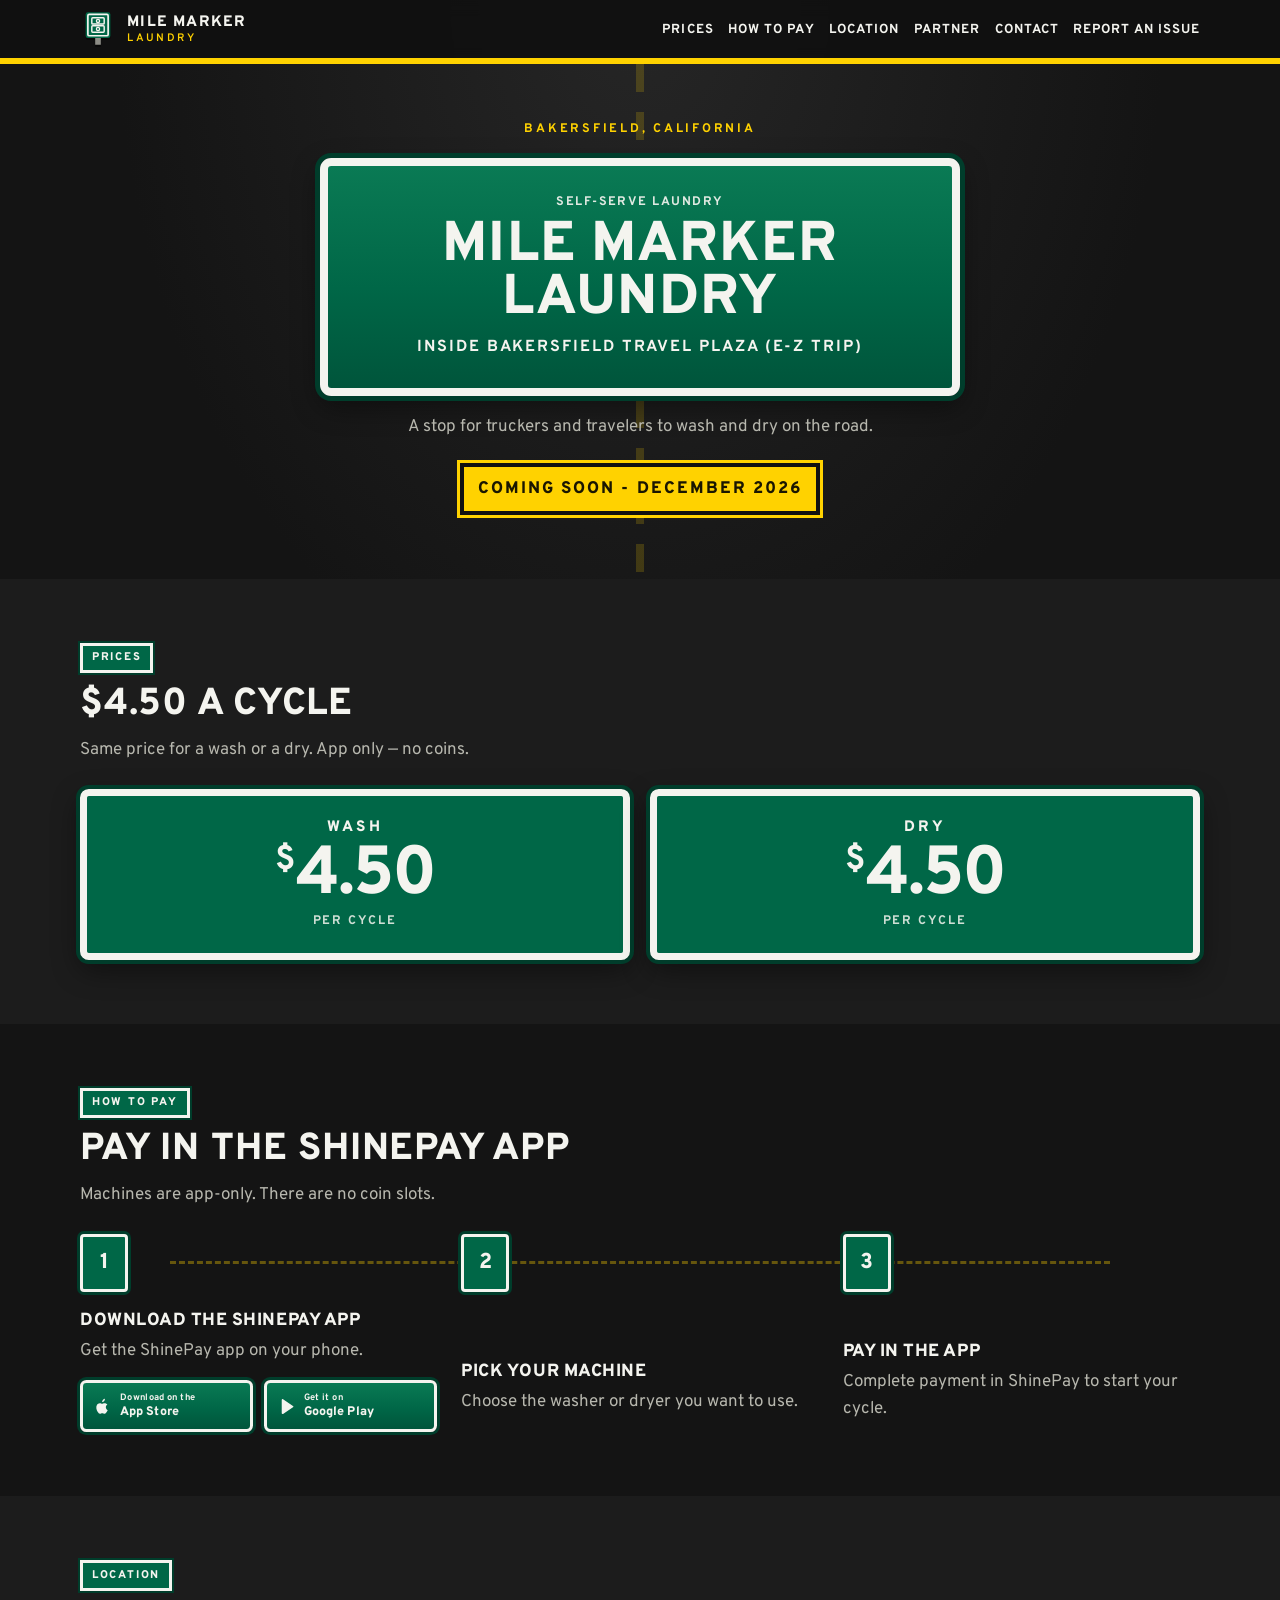
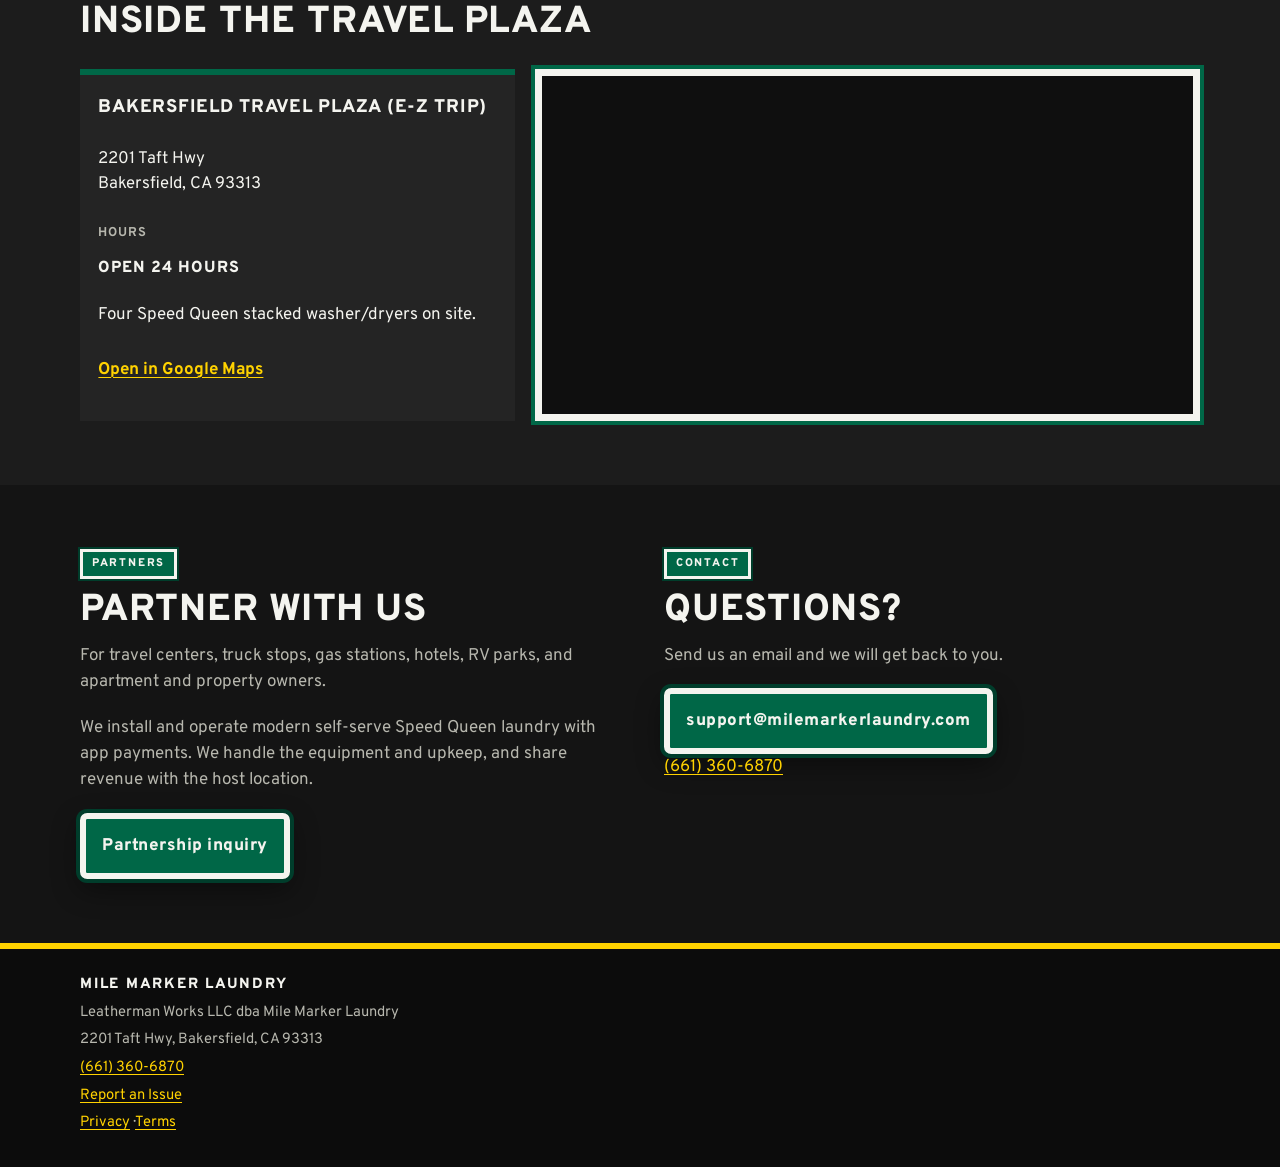
<file: index.html>
<!DOCTYPE html>
<html lang="en">
<head>
  <meta charset="utf-8">
  <meta name="viewport" content="width=device-width, initial-scale=1">
  <title>Mile Marker Laundry | Self-Serve Laundry in Bakersfield, CA</title>
  <meta name="description" content="Self-serve laundry inside Bakersfield Travel Plaza (E-Z Trip) at 2201 Taft Hwy, Bakersfield, CA 93313. Four Speed Queen stacked washer/dryers. Pay in the ShinePay app. $4.50 wash, $4.50 dry. Coming Soon - December 2026.">
  <meta name="robots" content="index, follow">
  <link rel="canonical" href="https://milemarkerlaundry.com/">
  <link rel="icon" href="favicon.svg" type="image/svg+xml">
  <meta name="theme-color" content="#006747">
  <meta name="author" content="Leatherman Works LLC">
  <meta property="og:type" content="website">
  <meta property="og:locale" content="en_US">
  <meta property="og:url" content="https://milemarkerlaundry.com/">
  <meta property="og:title" content="Mile Marker Laundry | Self-Serve Laundry in Bakersfield, CA">
  <meta property="og:description" content="Self-serve laundry inside Bakersfield Travel Plaza (E-Z Trip) at 2201 Taft Hwy, Bakersfield, CA 93313. Four Speed Queen stacked washer/dryers. Pay in the ShinePay app. $4.50 wash, $4.50 dry. Coming Soon - December 2026.">
  <meta property="og:site_name" content="Mile Marker Laundry">
  <meta name="twitter:card" content="summary">
  <meta name="twitter:title" content="Mile Marker Laundry | Self-Serve Laundry in Bakersfield, CA">
  <meta name="twitter:description" content="Self-serve laundry inside Bakersfield Travel Plaza (E-Z Trip), Bakersfield, CA. Pay in the ShinePay app. $4.50 wash, $4.50 dry. Coming Soon - December 2026.">
  <link rel="stylesheet" href="styles.css">
  <script type="application/ld+json">
  {
    "@context": "https://schema.org",
    "@type": "DryCleaningOrLaundry",
    "name": "Mile Marker Laundry",
    "legalName": "Leatherman Works LLC",
    "url": "https://milemarkerlaundry.com/",
    "email": "partnerships@milemarkerlaundry.com",
    "description": "Self-serve laundry inside Bakersfield Travel Plaza (E-Z Trip) at 2201 Taft Hwy, Bakersfield, CA 93313. Four Speed Queen stacked washer/dryers. Pay in the ShinePay app. $4.50 per wash and $4.50 per dry. Coming Soon - December 2026.",
    "address": {
      "@type": "PostalAddress",
      "streetAddress": "2201 Taft Hwy",
      "addressLocality": "Bakersfield",
      "addressRegion": "CA",
      "postalCode": "93313",
      "addressCountry": "US"
    },
    "containedInPlace": {
      "@type": "Place",
      "name": "Bakersfield Travel Plaza (E-Z Trip)"
    },
    "priceRange": "$4.50",
    "paymentAccepted": "ShinePay",
    "currenciesAccepted": "USD",
    "openingHoursSpecification": {
      "@type": "OpeningHoursSpecification",
      "dayOfWeek": [
        "Monday",
        "Tuesday",
        "Wednesday",
        "Thursday",
        "Friday",
        "Saturday",
        "Sunday"
      ],
      "opens": "00:00",
      "closes": "00:00"
    }
  }
  </script>
</head>
<body id="top">
  <a class="skip-link" href="#main">Skip to content</a>

  <header class="site-header">
    <div class="wrap header-inner">
      <a class="logo" href="#top">
        <span class="logo-mark" aria-hidden="true">
          <svg viewBox="0 0 32 32" width="36" height="36" focusable="false">
            <rect x="13.5" y="23" width="5" height="7" fill="#8d8d86"/>
            <rect x="5" y="1" width="22" height="23" rx="2" fill="#006747"/>
            <rect x="7" y="3" width="18" height="19" rx="1.2" fill="none" stroke="#F4F4EF" stroke-width="1.5"/>
            <rect x="10.5" y="6" width="11" height="5.6" rx="0.8" fill="none" stroke="#F4F4EF" stroke-width="1.3"/>
            <circle cx="16" cy="8.8" r="1.4" fill="none" stroke="#F4F4EF" stroke-width="1.2"/>
            <rect x="10.5" y="13.2" width="11" height="5.6" rx="0.8" fill="none" stroke="#F4F4EF" stroke-width="1.3"/>
            <circle cx="16" cy="16" r="1.4" fill="none" stroke="#F4F4EF" stroke-width="1.2"/>
          </svg>
        </span>
        <span class="logo-word">
          <span class="logo-name">Mile Marker</span>
          <span class="logo-sub">Laundry</span>
        </span>
      </a>
      <nav aria-label="Primary">
        <ul class="nav-list">
          <li><a href="#prices">Prices</a></li>
          <li><a href="#pay">How to pay</a></li>
          <li><a href="#location">Location</a></li>
          <li><a href="#partner">Partner</a></li>
          <li><a href="#contact">Contact</a></li>
          <li><a href="/support/">Report an Issue</a></li>
        </ul>
      </nav>
    </div>
  </header>

  <main id="main">
    <section class="hero" aria-labelledby="hero-title">
      <div class="wrap hero-inner">
        <p class="hero-kicker">Bakersfield, California</p>
        <div class="guide-sign">
          <p class="guide-eyebrow">Self-serve laundry</p>
          <h1 id="hero-title">Mile Marker Laundry</h1>
          <p class="guide-destination">Inside Bakersfield Travel Plaza (<span class="nowrap">E-Z Trip</span>)</p>
        </div>
        <p class="hero-lede">A stop for truckers and travelers to wash and dry on the road.</p>
        <p class="opening-plaque">Coming Soon - December 2026</p>
      </div>
    </section>

    <section id="prices" class="section section-prices" aria-labelledby="prices-title">
      <div class="wrap">
        <header class="section-head">
          <p class="sign-chip">Prices</p>
          <h2 id="prices-title">$4.50 a cycle</h2>
          <p>Same price for a wash or a dry. App only — no coins.</p>
        </header>
        <div class="price-grid">
          <article class="rate-sign">
            <h3>Wash</h3>
            <p class="rate"><span class="currency">$</span>4.50</p>
            <p class="rate-note">per cycle</p>
          </article>
          <article class="rate-sign">
            <h3>Dry</h3>
            <p class="rate"><span class="currency">$</span>4.50</p>
            <p class="rate-note">per cycle</p>
          </article>
        </div>
      </div>
    </section>

    <section id="pay" class="section section-pay" aria-labelledby="pay-title">
      <div class="wrap">
        <header class="section-head">
          <p class="sign-chip">How to pay</p>
          <h2 id="pay-title">Pay in the ShinePay app</h2>
          <p>Machines are app-only. There are no coin slots.</p>
        </header>
        <ol class="pay-steps">
          <li>
            <span class="milepost" aria-hidden="true">1</span>
            <h3>Download the ShinePay app</h3>
            <p>Get the ShinePay app on your phone.</p>
            <div class="store-downloads">
              <a class="store-btn" href="https://apps.apple.com/us/app/shinepay/id1265933218" target="_blank" rel="noopener">
                <svg class="store-btn-icon" viewBox="0 0 24 24" aria-hidden="true" focusable="false">
                  <path fill="currentColor" d="M16.37 12.72c.02 2.18 1.91 2.9 1.93 2.91-.02.05-.3 1.03-1 2.04-.6.88-1.23 1.75-2.21 1.77-.97.02-1.28-.57-2.39-.57s-1.46.55-2.38.59c-.95.04-1.67-.95-2.28-1.82-1.24-1.8-2.19-5.08-.91-7.3.63-1.1 1.76-1.8 2.99-1.82.93-.02 1.81.63 2.39.63.58 0 1.66-.78 2.8-.66.48.02 1.82.19 2.68 1.45-.07.04-1.6.93-1.62 2.78zM14.7 6.3c.5-.61.84-1.46.75-2.3-.72.03-1.6.48-2.12 1.09-.46.54-.87 1.4-.76 2.23.81.06 1.64-.41 2.13-1.02z"/>
                </svg>
                <span class="store-btn-label">
                  <span class="store-btn-kicker">Download on the</span>
                  <span class="store-btn-name">App Store</span>
                </span>
              </a>
              <a class="store-btn" href="https://play.google.com/store/apps/details?id=com.shine.shineapp" target="_blank" rel="noopener">
                <svg class="store-btn-icon" viewBox="0 0 24 24" aria-hidden="true" focusable="false">
                  <path fill="currentColor" d="M8 5.14v13.72c0 .7.78 1.12 1.37.74l10.26-6.86a.86.86 0 0 0 0-1.48L9.37 4.4C8.78 4.02 8 4.44 8 5.14z"/>
                </svg>
                <span class="store-btn-label">
                  <span class="store-btn-kicker">Get it on</span>
                  <span class="store-btn-name">Google Play</span>
                </span>
              </a>
            </div>
          </li>
          <li>
            <span class="milepost" aria-hidden="true">2</span>
            <h3>Pick your machine</h3>
            <p>Choose the washer or dryer you want to use.</p>
          </li>
          <li>
            <span class="milepost" aria-hidden="true">3</span>
            <h3>Pay in the app</h3>
            <p>Complete payment in ShinePay to start your cycle.</p>
          </li>
        </ol>
      </div>
    </section>

    <section id="location" class="section section-location" aria-labelledby="location-title">
      <div class="wrap">
        <header class="section-head">
          <p class="sign-chip">Location</p>
          <h2 id="location-title">Inside the travel plaza</h2>
        </header>
        <div class="location-grid">
          <div class="location-card">
            <h3>Bakersfield Travel Plaza (E-Z Trip)</h3>
            <address>
              2201 Taft Hwy<br>
              Bakersfield, CA 93313
            </address>
            <p class="hours">
              Hours<br>
              <span class="hours-value">Open 24 Hours</span>
            </p>
            <p class="equipment">Four Speed Queen stacked washer/dryers on site.</p>
            <p>
              <a class="map-link" href="https://www.google.com/maps/search/?api=1&amp;query=2201+Taft+Hwy,+Bakersfield,+CA+93313" target="_blank" rel="noopener noreferrer">Open in Google Maps</a>
            </p>
          </div>
          <div class="map-frame">
            <iframe
              title="Map of Mile Marker Laundry at 2201 Taft Hwy, Bakersfield, CA 93313"
              src="https://www.google.com/maps/embed?origin=mfe&amp;pb=!1m3!2m1!1s2201+Taft+Hwy,+Bakersfield,+CA+93313!6i15"
              loading="eager"
              referrerpolicy="no-referrer-when-downgrade"
              allowfullscreen>
            </iframe>
          </div>
        </div>
      </div>
    </section>

    <div class="section section-reach">
      <div class="wrap reach-grid">
        <section id="partner" aria-labelledby="partner-title">
          <header class="section-head">
            <p class="sign-chip">Partners</p>
            <h2 id="partner-title">Partner with us</h2>
            <p>For travel centers, truck stops, gas stations, hotels, RV parks, and apartment and property owners.</p>
          </header>
          <p class="partner-copy">We install and operate modern self-serve Speed Queen laundry with app payments. We handle the equipment and upkeep, and share revenue with the host location.</p>
          <a class="email-sign" href="mailto:partnerships@milemarkerlaundry.com?subject=Partnership%20inquiry%20-%20new%20location">Partnership inquiry</a>
        </section>
        <section id="contact" aria-labelledby="contact-title">
          <header class="section-head">
            <p class="sign-chip">Contact</p>
            <h2 id="contact-title">Questions?</h2>
            <p>Send us an email and we will get back to you.</p>
          </header>
          <a class="email-sign" href="mailto:support@milemarkerlaundry.com">support@milemarkerlaundry.com</a>
          <p><a href="tel:+16613606870">(661) 360-6870</a></p>
        </section>
      </div>
    </div>
  </main>

  <footer class="site-footer">
    <div class="wrap footer-inner">
      <p class="footer-name">Mile Marker Laundry</p>
      <p>Leatherman Works LLC dba Mile Marker Laundry</p>
      <p>2201 Taft Hwy, Bakersfield, CA 93313</p>
      <p><a href="tel:+16613606870">(661) 360-6870</a></p>
      <p><a href="/support/">Report an Issue</a></p>
      <p><a href="/privacy/">Privacy</a> · <a href="/terms/">Terms</a></p>
    </div>
  </footer>
<script data-goatcounter="https://milemarkerlaundry.goatcounter.com/count"
        async src="//gc.zgo.at/count.js"></script>
</body>
</html>
</file>
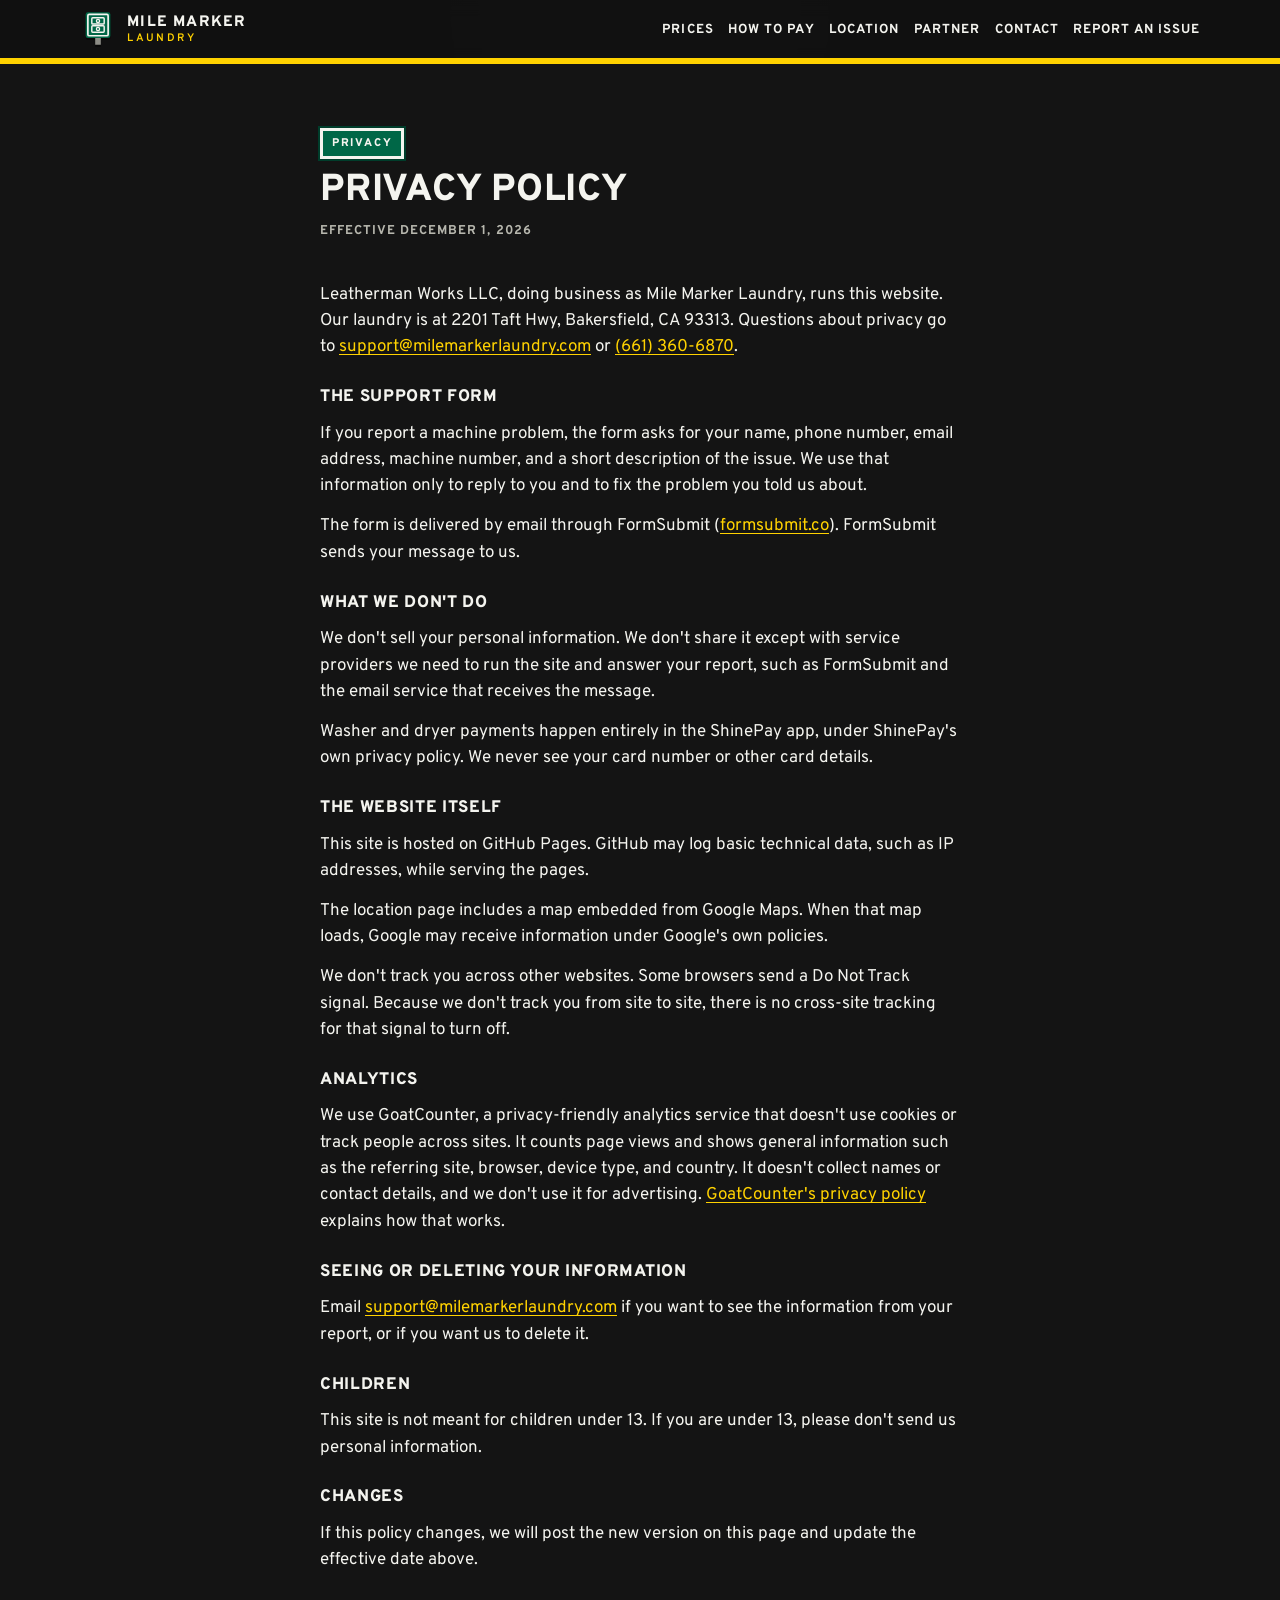
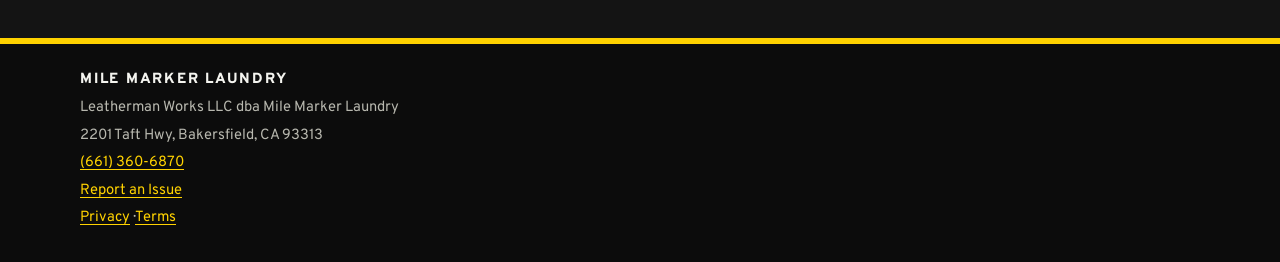
<file: privacy/index.html>
<!DOCTYPE html>
<html lang="en">
<head>
  <meta charset="utf-8">
  <meta name="viewport" content="width=device-width, initial-scale=1">
  <title>Privacy Policy | Mile Marker Laundry</title>
  <meta name="description" content="How Mile Marker Laundry handles information from the machine issue form, payments in ShinePay, and this website.">
  <meta name="robots" content="index, follow">
  <link rel="canonical" href="https://milemarkerlaundry.com/privacy/">
  <link rel="icon" href="/favicon.svg" type="image/svg+xml">
  <meta name="theme-color" content="#006747">
  <link rel="stylesheet" href="/styles.css">
</head>
<body id="top">
  <a class="skip-link" href="#main">Skip to content</a>

  <header class="site-header">
    <div class="wrap header-inner">
      <a class="logo" href="/">
        <span class="logo-mark" aria-hidden="true">
          <svg viewBox="0 0 32 32" width="36" height="36" focusable="false">
            <rect x="13.5" y="23" width="5" height="7" fill="#8d8d86"/>
            <rect x="5" y="1" width="22" height="23" rx="2" fill="#006747"/>
            <rect x="7" y="3" width="18" height="19" rx="1.2" fill="none" stroke="#F4F4EF" stroke-width="1.5"/>
            <rect x="10.5" y="6" width="11" height="5.6" rx="0.8" fill="none" stroke="#F4F4EF" stroke-width="1.3"/>
            <circle cx="16" cy="8.8" r="1.4" fill="none" stroke="#F4F4EF" stroke-width="1.2"/>
            <rect x="10.5" y="13.2" width="11" height="5.6" rx="0.8" fill="none" stroke="#F4F4EF" stroke-width="1.3"/>
            <circle cx="16" cy="16" r="1.4" fill="none" stroke="#F4F4EF" stroke-width="1.2"/>
          </svg>
        </span>
        <span class="logo-word">
          <span class="logo-name">Mile Marker</span>
          <span class="logo-sub">Laundry</span>
        </span>
      </a>
      <nav aria-label="Primary">
        <ul class="nav-list">
          <li><a href="/#prices">Prices</a></li>
          <li><a href="/#pay">How to pay</a></li>
          <li><a href="/#location">Location</a></li>
          <li><a href="/#partner">Partner</a></li>
          <li><a href="/#contact">Contact</a></li>
          <li><a href="/support/">Report an Issue</a></li>
        </ul>
      </nav>
    </div>
  </header>

  <main id="main">
    <section class="section section-pay" aria-labelledby="privacy-title">
      <div class="wrap support-wrap legal">
        <header class="section-head">
          <p class="sign-chip">Privacy</p>
          <h1 id="privacy-title">Privacy Policy</h1>
          <p class="effective">Effective December 1, 2026</p>
        </header>

        <p>Leatherman Works LLC, doing business as Mile Marker Laundry, runs this website. Our laundry is at 2201 Taft Hwy, Bakersfield, CA 93313. Questions about privacy go to <a href="mailto:support@milemarkerlaundry.com">support@milemarkerlaundry.com</a> or <a href="tel:+16613606870">(661) 360-6870</a>.</p>

        <h2>The support form</h2>
        <p>If you report a machine problem, the form asks for your name, phone number, email address, machine number, and a short description of the issue. We use that information only to reply to you and to fix the problem you told us about.</p>
        <p>The form is delivered by email through FormSubmit (<a href="https://formsubmit.co/">formsubmit.co</a>). FormSubmit sends your message to us.</p>

        <h2>What we don't do</h2>
        <p>We don't sell your personal information. We don't share it except with service providers we need to run the site and answer your report, such as FormSubmit and the email service that receives the message.</p>
        <p>Washer and dryer payments happen entirely in the ShinePay app, under ShinePay's own privacy policy. We never see your card number or other card details.</p>

        <h2>The website itself</h2>
        <p>This site is hosted on GitHub Pages. GitHub may log basic technical data, such as IP addresses, while serving the pages.</p>
        <p>The location page includes a map embedded from Google Maps. When that map loads, Google may receive information under Google's own policies.</p>
        <p>We don't track you across other websites. Some browsers send a Do Not Track signal. Because we don't track you from site to site, there is no cross-site tracking for that signal to turn off.</p>

        <h2>Analytics</h2>
        <p>We use GoatCounter, a privacy-friendly analytics service that doesn't use cookies or track people across sites. It counts page views and shows general information such as the referring site, browser, device type, and country. It doesn't collect names or contact details, and we don't use it for advertising. <a href="https://www.goatcounter.com/help/privacy">GoatCounter's privacy policy</a> explains how that works.</p>

        <h2>Seeing or deleting your information</h2>
        <p>Email <a href="mailto:support@milemarkerlaundry.com">support@milemarkerlaundry.com</a> if you want to see the information from your report, or if you want us to delete it.</p>

        <h2>Children</h2>
        <p>This site is not meant for children under 13. If you are under 13, please don't send us personal information.</p>

        <h2>Changes</h2>
        <p>If this policy changes, we will post the new version on this page and update the effective date above.</p>
      </div>
    </section>
  </main>

  <footer class="site-footer">
    <div class="wrap footer-inner">
      <p class="footer-name">Mile Marker Laundry</p>
      <p>Leatherman Works LLC dba Mile Marker Laundry</p>
      <p>2201 Taft Hwy, Bakersfield, CA 93313</p>
      <p><a href="tel:+16613606870">(661) 360-6870</a></p>
      <p><a href="/support/">Report an Issue</a></p>
      <p><a href="/privacy/">Privacy</a> · <a href="/terms/">Terms</a></p>
    </div>
  </footer>
<script data-goatcounter="https://milemarkerlaundry.goatcounter.com/count"
        async src="//gc.zgo.at/count.js"></script>
</body>
</html>
</file>
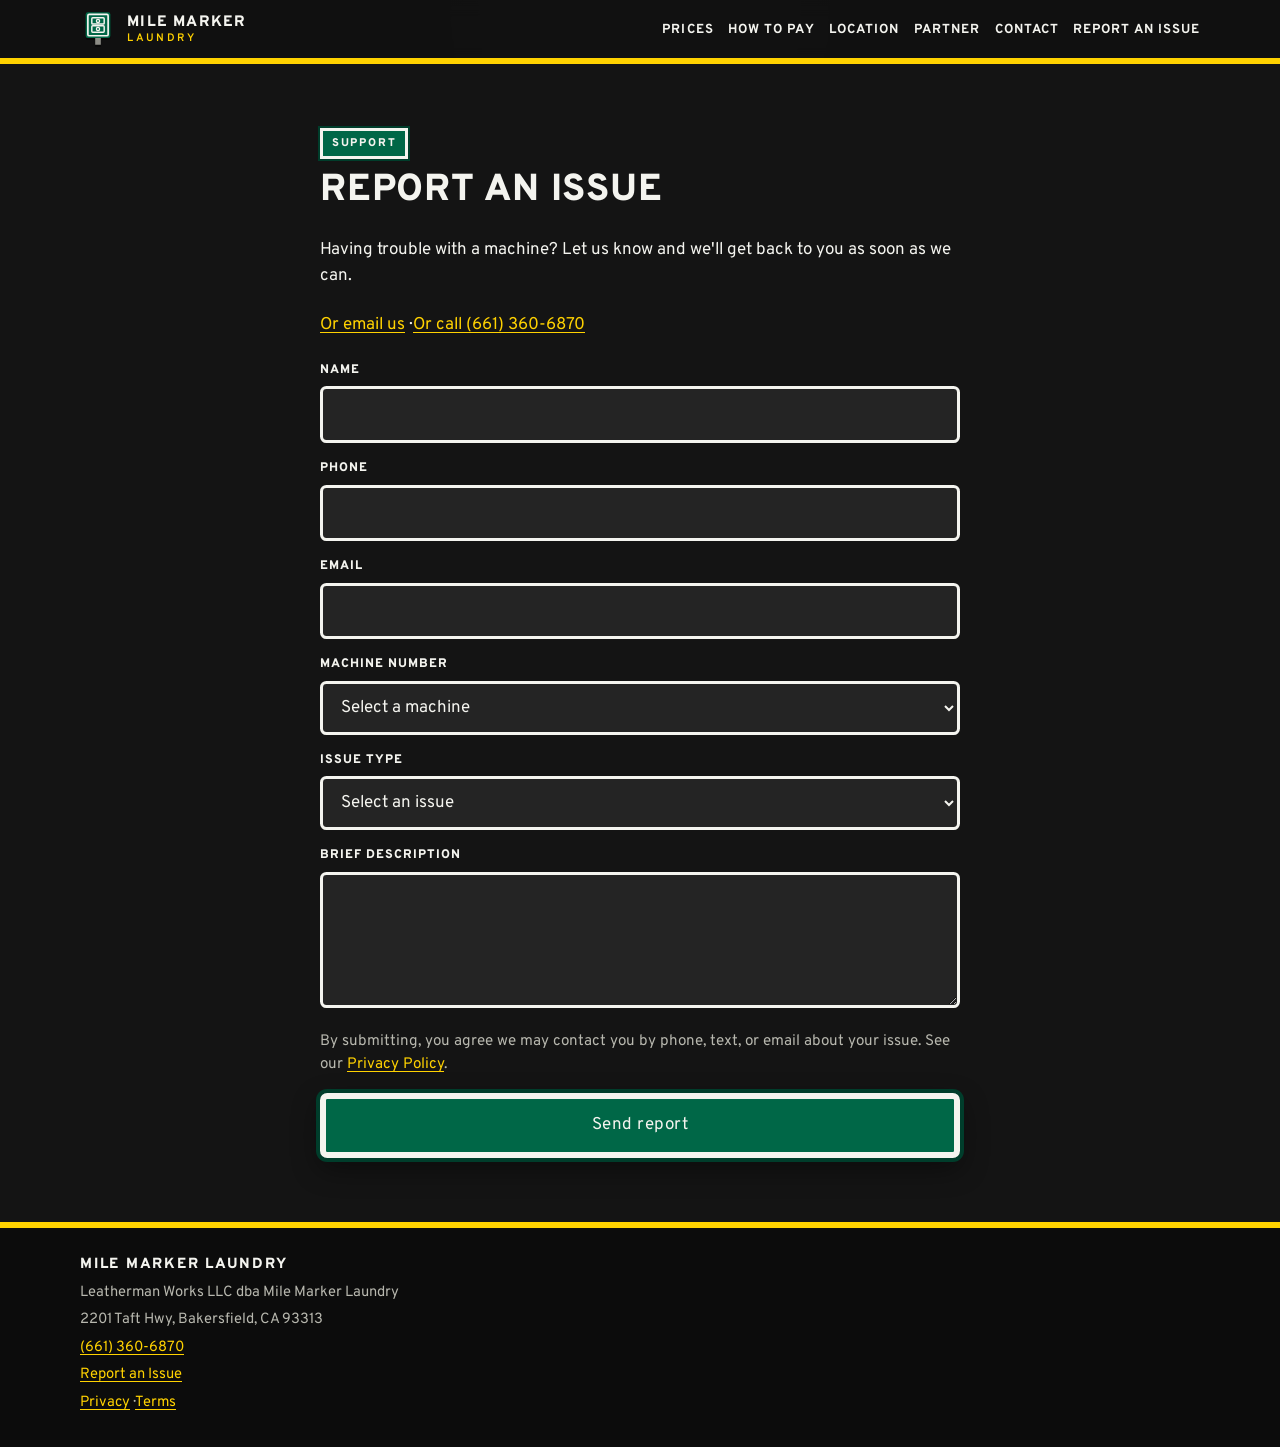
<file: support/index.html>
<!DOCTYPE html>
<html lang="en">
<head>
  <meta charset="utf-8">
  <meta name="viewport" content="width=device-width, initial-scale=1">
  <title>Report an Issue | Mile Marker Laundry</title>
  <meta name="description" content="Report a problem with a Mile Marker Laundry machine. We'll get back to you as soon as we can.">
  <meta name="robots" content="index, follow">
  <link rel="canonical" href="https://milemarkerlaundry.com/support/">
  <link rel="icon" href="/favicon.svg" type="image/svg+xml">
  <meta name="theme-color" content="#006747">
  <link rel="stylesheet" href="/styles.css">
</head>
<body id="top">
  <a class="skip-link" href="#main">Skip to content</a>

  <header class="site-header">
    <div class="wrap header-inner">
      <a class="logo" href="/">
        <span class="logo-mark" aria-hidden="true">
          <svg viewBox="0 0 32 32" width="36" height="36" focusable="false">
            <rect x="13.5" y="23" width="5" height="7" fill="#8d8d86"/>
            <rect x="5" y="1" width="22" height="23" rx="2" fill="#006747"/>
            <rect x="7" y="3" width="18" height="19" rx="1.2" fill="none" stroke="#F4F4EF" stroke-width="1.5"/>
            <rect x="10.5" y="6" width="11" height="5.6" rx="0.8" fill="none" stroke="#F4F4EF" stroke-width="1.3"/>
            <circle cx="16" cy="8.8" r="1.4" fill="none" stroke="#F4F4EF" stroke-width="1.2"/>
            <rect x="10.5" y="13.2" width="11" height="5.6" rx="0.8" fill="none" stroke="#F4F4EF" stroke-width="1.3"/>
            <circle cx="16" cy="16" r="1.4" fill="none" stroke="#F4F4EF" stroke-width="1.2"/>
          </svg>
        </span>
        <span class="logo-word">
          <span class="logo-name">Mile Marker</span>
          <span class="logo-sub">Laundry</span>
        </span>
      </a>
      <nav aria-label="Primary">
        <ul class="nav-list">
          <li><a href="/#prices">Prices</a></li>
          <li><a href="/#pay">How to pay</a></li>
          <li><a href="/#location">Location</a></li>
          <li><a href="/#partner">Partner</a></li>
          <li><a href="/#contact">Contact</a></li>
          <li><a href="/support/">Report an Issue</a></li>
        </ul>
      </nav>
    </div>
  </header>

  <main id="main">
    <section class="section section-pay" aria-labelledby="support-title">
      <div class="wrap support-wrap">
        <header class="section-head">
          <p class="sign-chip">Support</p>
          <h1 id="support-title">Report an issue</h1>
        </header>
        <p class="support-fallback">Having trouble with a machine? Let us know and we'll get back to you as soon as we can.</p>
        <p class="support-fallback"><a href="mailto:support@milemarkerlaundry.com">Or email us</a> · <a href="tel:+16613606870">Or call (661) 360-6870</a></p>
        <form id="issue-form" class="support-form" action="https://formsubmit.co/milemarkerlaundry@gmail.com" method="POST">
          <input type="hidden" name="_subject" value="Mile Marker Laundry - machine issue report">
          <input type="hidden" name="_template" value="table">
          <input type="hidden" name="_captcha" value="true">
          <input type="hidden" name="_next" value="https://milemarkerlaundry.com/support/thanks/">
          <input class="support-honey" type="text" name="_honey" tabindex="-1" autocomplete="off">

          <div class="support-field">
            <label for="name">Name</label>
            <input id="name" name="Name" type="text" autocomplete="name" required>
          </div>
          <div class="support-field">
            <label for="phone">Phone</label>
            <input id="phone" name="Phone" type="tel" autocomplete="tel" inputmode="tel" required>
          </div>
          <div class="support-field">
            <label for="email">Email</label>
            <input id="email" name="Email" type="email" autocomplete="email" required>
          </div>
          <div class="support-field">
            <label for="machine">Machine number</label>
            <select id="machine" name="Machine number">
              <option value="">Select a machine</option>
              <option value="Stack 1">Stack 1</option>
              <option value="Stack 2">Stack 2</option>
              <option value="Stack 3">Stack 3</option>
              <option value="Stack 4">Stack 4</option>
              <option value="Not sure">Not sure</option>
            </select>
          </div>
          <div class="support-field">
            <label for="issue">Issue type</label>
            <select id="issue" name="Issue type">
              <option value="">Select an issue</option>
              <option value="Machine didn't start">Machine didn't start</option>
              <option value="Payment/app charged but no cycle">Payment/app charged but no cycle</option>
              <option value="Machine stopped mid-cycle">Machine stopped mid-cycle</option>
              <option value="Dryer not heating">Dryer not heating</option>
              <option value="Water/leak">Water/leak</option>
              <option value="Other">Other</option>
            </select>
          </div>
          <div class="support-field">
            <label for="description">Brief description</label>
            <textarea id="description" name="Brief description" required></textarea>
          </div>
          <p class="form-consent">By submitting, you agree we may contact you by phone, text, or email about your issue. See our <a href="/privacy/">Privacy Policy</a>.</p>
          <button class="email-sign" type="submit">Send report</button>
        </form>
      </div>
    </section>
  </main>

  <footer class="site-footer">
    <div class="wrap footer-inner">
      <p class="footer-name">Mile Marker Laundry</p>
      <p>Leatherman Works LLC dba Mile Marker Laundry</p>
      <p>2201 Taft Hwy, Bakersfield, CA 93313</p>
      <p><a href="tel:+16613606870">(661) 360-6870</a></p>
      <p><a href="/support/">Report an Issue</a></p>
      <p><a href="/privacy/">Privacy</a> · <a href="/terms/">Terms</a></p>
    </div>
  </footer>
  <script>
    (function () {
      var params = new URLSearchParams(window.location.search);
      var form = document.getElementById("issue-form");

      function fill(fieldName, value) {
        if (!value) return;
        var field = form.elements[fieldName];
        if (!field) return;
        if (field.options) {
          for (var i = 0; i < field.options.length; i++) {
            if (field.options[i].value === value) {
              field.value = value;
              return;
            }
          }
          return;
        }
        field.value = value;
      }

      var machine = params.get("m");
      if (/^[1-4]$/.test(machine || "")) {
        fill("Machine number", "Stack " + machine);
      }
      fill("Name", params.get("name"));
      fill("Phone", params.get("phone"));
      fill("Email", params.get("email"));
      fill("Issue type", params.get("issue"));
    })();
  </script>
<script data-goatcounter="https://milemarkerlaundry.goatcounter.com/count"
        async src="//gc.zgo.at/count.js"></script>
</body>
</html>
</file>
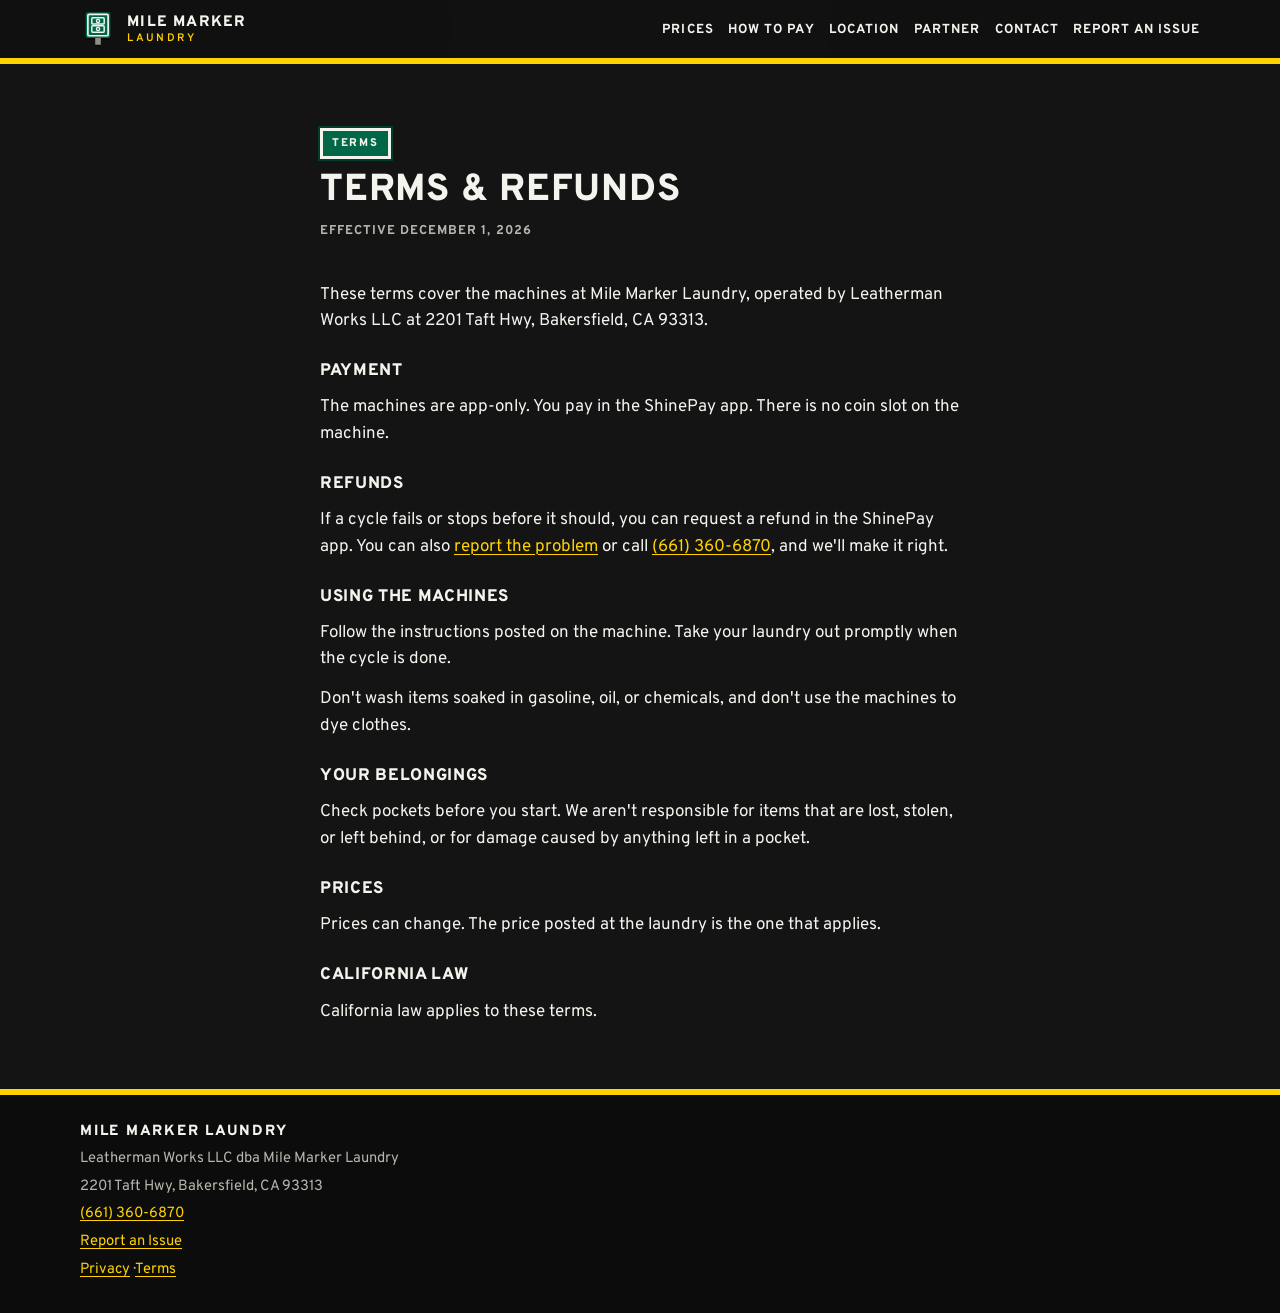
<file: terms/index.html>
<!DOCTYPE html>
<html lang="en">
<head>
  <meta charset="utf-8">
  <meta name="viewport" content="width=device-width, initial-scale=1">
  <title>Terms &amp; Refunds | Mile Marker Laundry</title>
  <meta name="description" content="How payment, refunds, and machine use work at Mile Marker Laundry in Bakersfield.">
  <meta name="robots" content="index, follow">
  <link rel="canonical" href="https://milemarkerlaundry.com/terms/">
  <link rel="icon" href="/favicon.svg" type="image/svg+xml">
  <meta name="theme-color" content="#006747">
  <link rel="stylesheet" href="/styles.css">
</head>
<body id="top">
  <a class="skip-link" href="#main">Skip to content</a>

  <header class="site-header">
    <div class="wrap header-inner">
      <a class="logo" href="/">
        <span class="logo-mark" aria-hidden="true">
          <svg viewBox="0 0 32 32" width="36" height="36" focusable="false">
            <rect x="13.5" y="23" width="5" height="7" fill="#8d8d86"/>
            <rect x="5" y="1" width="22" height="23" rx="2" fill="#006747"/>
            <rect x="7" y="3" width="18" height="19" rx="1.2" fill="none" stroke="#F4F4EF" stroke-width="1.5"/>
            <rect x="10.5" y="6" width="11" height="5.6" rx="0.8" fill="none" stroke="#F4F4EF" stroke-width="1.3"/>
            <circle cx="16" cy="8.8" r="1.4" fill="none" stroke="#F4F4EF" stroke-width="1.2"/>
            <rect x="10.5" y="13.2" width="11" height="5.6" rx="0.8" fill="none" stroke="#F4F4EF" stroke-width="1.3"/>
            <circle cx="16" cy="16" r="1.4" fill="none" stroke="#F4F4EF" stroke-width="1.2"/>
          </svg>
        </span>
        <span class="logo-word">
          <span class="logo-name">Mile Marker</span>
          <span class="logo-sub">Laundry</span>
        </span>
      </a>
      <nav aria-label="Primary">
        <ul class="nav-list">
          <li><a href="/#prices">Prices</a></li>
          <li><a href="/#pay">How to pay</a></li>
          <li><a href="/#location">Location</a></li>
          <li><a href="/#partner">Partner</a></li>
          <li><a href="/#contact">Contact</a></li>
          <li><a href="/support/">Report an Issue</a></li>
        </ul>
      </nav>
    </div>
  </header>

  <main id="main">
    <section class="section section-pay" aria-labelledby="terms-title">
      <div class="wrap support-wrap legal">
        <header class="section-head">
          <p class="sign-chip">Terms</p>
          <h1 id="terms-title">Terms &amp; Refunds</h1>
          <p class="effective">Effective December 1, 2026</p>
        </header>

        <p>These terms cover the machines at Mile Marker Laundry, operated by Leatherman Works LLC at 2201 Taft Hwy, Bakersfield, CA 93313.</p>

        <h2>Payment</h2>
        <p>The machines are app-only. You pay in the ShinePay app. There is no coin slot on the machine.</p>

        <h2>Refunds</h2>
        <p>If a cycle fails or stops before it should, you can request a refund in the ShinePay app. You can also <a href="/support/">report the problem</a> or call <a href="tel:+16613606870">(661) 360-6870</a>, and we'll make it right.</p>

        <h2>Using the machines</h2>
        <p>Follow the instructions posted on the machine. Take your laundry out promptly when the cycle is done.</p>
        <p>Don't wash items soaked in gasoline, oil, or chemicals, and don't use the machines to dye clothes.</p>

        <h2>Your belongings</h2>
        <p>Check pockets before you start. We aren't responsible for items that are lost, stolen, or left behind, or for damage caused by anything left in a pocket.</p>

        <h2>Prices</h2>
        <p>Prices can change. The price posted at the laundry is the one that applies.</p>

        <h2>California law</h2>
        <p>California law applies to these terms.</p>
      </div>
    </section>
  </main>

  <footer class="site-footer">
    <div class="wrap footer-inner">
      <p class="footer-name">Mile Marker Laundry</p>
      <p>Leatherman Works LLC dba Mile Marker Laundry</p>
      <p>2201 Taft Hwy, Bakersfield, CA 93313</p>
      <p><a href="tel:+16613606870">(661) 360-6870</a></p>
      <p><a href="/support/">Report an Issue</a></p>
      <p><a href="/privacy/">Privacy</a> · <a href="/terms/">Terms</a></p>
    </div>
  </footer>
<script data-goatcounter="https://milemarkerlaundry.goatcounter.com/count"
        async src="//gc.zgo.at/count.js"></script>
</body>
</html>
</file>
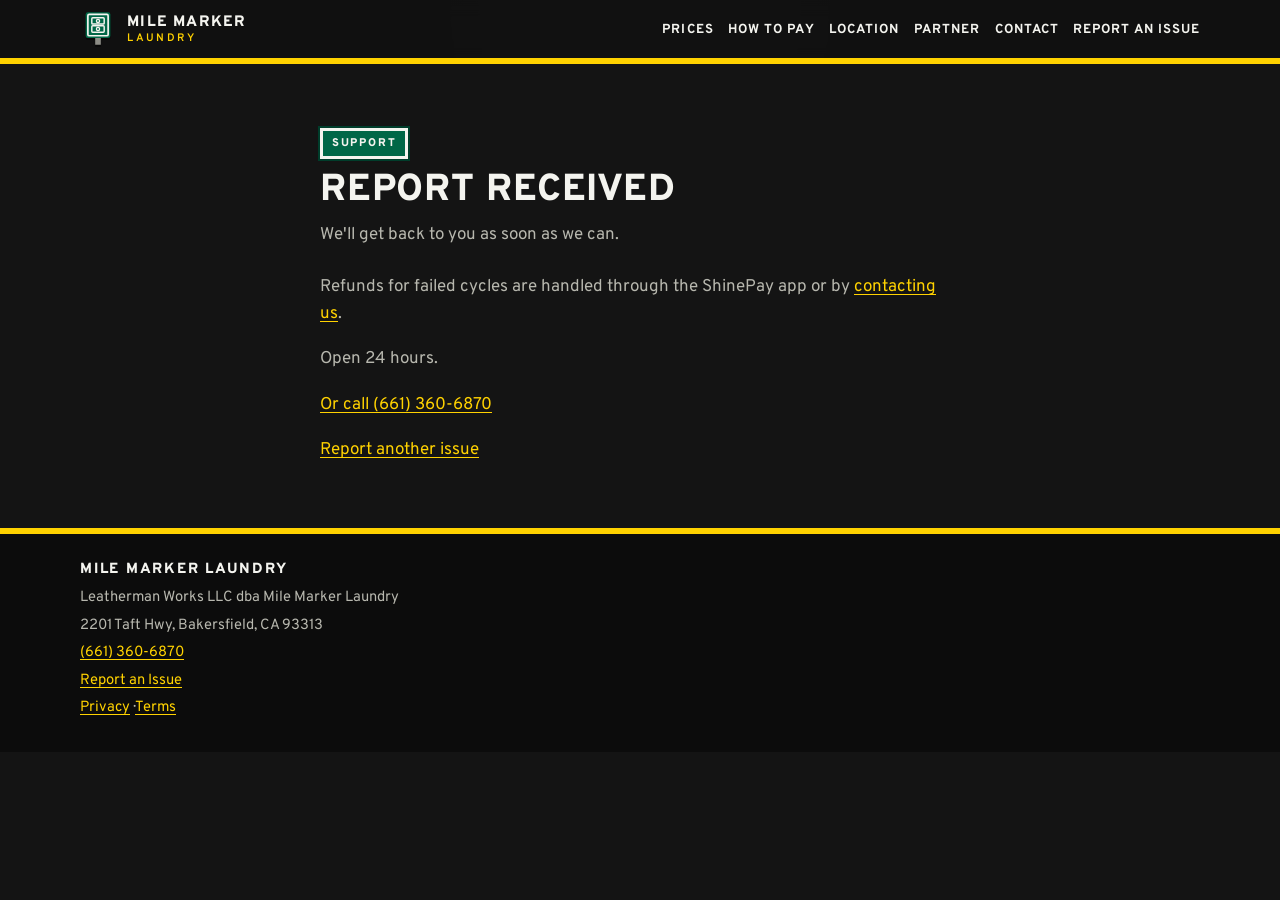
<file: support/thanks/index.html>
<!DOCTYPE html>
<html lang="en">
<head>
  <meta charset="utf-8">
  <meta name="viewport" content="width=device-width, initial-scale=1">
  <title>Report received | Mile Marker Laundry</title>
  <meta name="description" content="We received your Mile Marker Laundry machine report and will get back to you as soon as we can.">
  <meta name="robots" content="noindex">
  <link rel="canonical" href="https://milemarkerlaundry.com/support/thanks/">
  <link rel="icon" href="/favicon.svg" type="image/svg+xml">
  <meta name="theme-color" content="#006747">
  <link rel="stylesheet" href="/styles.css">
</head>
<body id="top">
  <a class="skip-link" href="#main">Skip to content</a>

  <header class="site-header">
    <div class="wrap header-inner">
      <a class="logo" href="/">
        <span class="logo-mark" aria-hidden="true">
          <svg viewBox="0 0 32 32" width="36" height="36" focusable="false">
            <rect x="13.5" y="23" width="5" height="7" fill="#8d8d86"/>
            <rect x="5" y="1" width="22" height="23" rx="2" fill="#006747"/>
            <rect x="7" y="3" width="18" height="19" rx="1.2" fill="none" stroke="#F4F4EF" stroke-width="1.5"/>
            <rect x="10.5" y="6" width="11" height="5.6" rx="0.8" fill="none" stroke="#F4F4EF" stroke-width="1.3"/>
            <circle cx="16" cy="8.8" r="1.4" fill="none" stroke="#F4F4EF" stroke-width="1.2"/>
            <rect x="10.5" y="13.2" width="11" height="5.6" rx="0.8" fill="none" stroke="#F4F4EF" stroke-width="1.3"/>
            <circle cx="16" cy="16" r="1.4" fill="none" stroke="#F4F4EF" stroke-width="1.2"/>
          </svg>
        </span>
        <span class="logo-word">
          <span class="logo-name">Mile Marker</span>
          <span class="logo-sub">Laundry</span>
        </span>
      </a>
      <nav aria-label="Primary">
        <ul class="nav-list">
          <li><a href="/#prices">Prices</a></li>
          <li><a href="/#pay">How to pay</a></li>
          <li><a href="/#location">Location</a></li>
          <li><a href="/#partner">Partner</a></li>
          <li><a href="/#contact">Contact</a></li>
          <li><a href="/support/">Report an Issue</a></li>
        </ul>
      </nav>
    </div>
  </header>

  <main id="main">
    <section class="section section-pay" aria-labelledby="thanks-title">
      <div class="wrap support-wrap">
        <header class="section-head">
          <p class="sign-chip">Support</p>
          <h1 id="thanks-title">Report received</h1>
          <p>We'll get back to you as soon as we can.</p>
        </header>
        <p class="partner-copy">Refunds for failed cycles are handled through the ShinePay app or by <a href="mailto:support@milemarkerlaundry.com">contacting us</a>.</p>
        <p class="partner-copy">Open 24 hours.</p>
        <p class="partner-copy"><a href="tel:+16613606870">Or call (661) 360-6870</a></p>
        <p><a href="/support/">Report another issue</a></p>
      </div>
    </section>
  </main>

  <footer class="site-footer">
    <div class="wrap footer-inner">
      <p class="footer-name">Mile Marker Laundry</p>
      <p>Leatherman Works LLC dba Mile Marker Laundry</p>
      <p>2201 Taft Hwy, Bakersfield, CA 93313</p>
      <p><a href="tel:+16613606870">(661) 360-6870</a></p>
      <p><a href="/support/">Report an Issue</a></p>
      <p><a href="/privacy/">Privacy</a> · <a href="/terms/">Terms</a></p>
    </div>
  </footer>
<script data-goatcounter="https://milemarkerlaundry.goatcounter.com/count"
        async src="//gc.zgo.at/count.js"></script>
</body>
</html>
</file>
<file: styles.css>
@font-face {
  font-family: "Overpass";
  font-style: normal;
  font-weight: 100 900;
  font-display: swap;
  src: url("fonts/overpass-latin.woff2") format("woff2");
  unicode-range: U+0000-00FF, U+0131, U+0152-0153, U+02BB-02BC, U+02C6, U+02DA, U+02DC, U+0304, U+0308, U+0329, U+2000-206F, U+20AC, U+2122, U+2191, U+2193, U+2212, U+2215, U+FEFF, U+FFFD;
}

:root {
  --asphalt: #141414;
  --asphalt-2: #1c1c1c;
  --asphalt-3: #242424;
  --sign-green: #006747;
  --sign-green-dark: #00553b;
  --sign-green-deep: #003d2b;
  --sign-white: #f4f4ef;
  --line-yellow: #ffd200;
  --line-yellow-ink: #1a1600;
  --muted: #b7b7ae;
  --rule: rgba(244, 244, 239, 0.14);
  --font: "Overpass", "Arial Narrow", "Helvetica Neue", Arial, sans-serif;
  --shadow: 0 10px 28px rgba(0, 0, 0, 0.45);
  --wrap: 70rem;
  --gutter: 1.25rem;
}

*,
*::before,
*::after {
  box-sizing: border-box;
}

html {
  scroll-behavior: smooth;
}

body {
  margin: 0;
  font-family: var(--font);
  font-weight: 400;
  font-size: 1.0625rem;
  line-height: 1.55;
  color: var(--sign-white);
  background:
    radial-gradient(ellipse at top, #262626 0%, var(--asphalt) 58%),
    var(--asphalt);
  background-attachment: fixed;
}

img,
svg,
iframe {
  max-width: 100%;
  display: block;
}

h1,
h2,
h3,
p,
ul,
ol,
address,
figure {
  margin: 0;
}

a {
  color: var(--line-yellow);
  text-decoration-thickness: 1px;
  text-underline-offset: 0.18em;
}

a:hover {
  color: var(--sign-white);
}

:focus-visible {
  outline: 3px solid var(--line-yellow);
  outline-offset: 3px;
}

.skip-link {
  position: absolute;
  left: 0.75rem;
  top: -4rem;
  z-index: 100;
  background: var(--line-yellow);
  color: var(--line-yellow-ink);
  font-weight: 700;
  padding: 0.6rem 0.9rem;
}

.skip-link:focus {
  top: 0.75rem;
}

.wrap {
  width: min(100% - (var(--gutter) * 2), var(--wrap));
  margin-inline: auto;
}

.site-header {
  position: sticky;
  top: 0;
  z-index: 20;
  background: rgba(16, 16, 16, 0.94);
  border-bottom: 6px solid var(--line-yellow);
  backdrop-filter: blur(8px);
}

.header-inner {
  display: flex;
  flex-wrap: wrap;
  align-items: center;
  justify-content: space-between;
  gap: 0.75rem 1.25rem;
  padding: 0.7rem 0;
}

.logo {
  display: flex;
  align-items: center;
  gap: 0.7rem;
  color: var(--sign-white);
  text-decoration: none;
  min-width: 0;
}

.logo:hover {
  color: var(--sign-white);
}

.logo-mark {
  flex: none;
  filter: drop-shadow(0 2px 0 rgba(0, 0, 0, 0.45));
}

.logo-word {
  display: flex;
  flex-direction: column;
  line-height: 1;
  text-transform: uppercase;
}

.logo-name {
  font-weight: 800;
  letter-spacing: 0.08em;
  font-size: 0.95rem;
}

.logo-sub {
  margin-top: 0.2rem;
  font-weight: 600;
  letter-spacing: 0.22em;
  font-size: 0.68rem;
  color: var(--line-yellow);
}

.nav-list {
  display: flex;
  flex-wrap: wrap;
  gap: 0.35rem 0.9rem;
  list-style: none;
  padding: 0;
}

.nav-list a {
  color: var(--sign-white);
  text-decoration: none;
  font-weight: 700;
  font-size: 0.82rem;
  letter-spacing: 0.08em;
  text-transform: uppercase;
}

.nav-list a:hover,
.nav-list a:focus-visible {
  color: var(--line-yellow);
}

.hero {
  position: relative;
  padding: 2.4rem 0 3rem;
  overflow: hidden;
}

.hero::before {
  content: "";
  position: absolute;
  left: 50%;
  top: 0;
  bottom: 0;
  width: 8px;
  transform: translateX(-50%);
  background: repeating-linear-gradient(
    to bottom,
    var(--line-yellow) 0 28px,
    transparent 28px 48px
  );
  opacity: 0.18;
  pointer-events: none;
}

.hero-inner {
  position: relative;
  display: grid;
  justify-items: center;
  text-align: center;
  gap: 1.15rem;
}

.hero-kicker {
  font-size: 0.78rem;
  font-weight: 700;
  letter-spacing: 0.22em;
  text-transform: uppercase;
  color: var(--line-yellow);
}

.guide-sign {
  width: min(100%, 40rem);
  background: linear-gradient(180deg, #0a7a54 0%, var(--sign-green) 55%, var(--sign-green-dark) 100%);
  color: var(--sign-white);
  border: 8px solid var(--sign-white);
  box-shadow: 0 0 0 5px var(--sign-green-deep), var(--shadow);
  border-radius: 0.7rem;
  padding: 1.35rem 1.1rem 1.5rem;
}

.guide-eyebrow,
.guide-destination {
  font-weight: 700;
  letter-spacing: 0.12em;
  text-transform: uppercase;
}

.guide-eyebrow {
  font-size: 0.78rem;
  opacity: 0.92;
}

.guide-sign h1 {
  margin: 0.45rem 0 0.7rem;
  font-size: clamp(1.85rem, 8vw, 3.5rem);
  font-weight: 800;
  line-height: 0.95;
  letter-spacing: 0.02em;
  text-transform: uppercase;
  text-wrap: balance;
}

.guide-destination {
  font-size: clamp(0.78rem, 2.6vw, 1rem);
  line-height: 1.3;
  text-wrap: balance;
}

.nowrap {
  white-space: nowrap;
}

.hero-lede {
  max-width: 32rem;
  color: var(--muted);
}

.opening-plaque {
  display: inline-block;
  margin-top: 0.25rem;
  background: var(--line-yellow);
  color: var(--line-yellow-ink);
  border: 4px solid #111;
  box-shadow: 0 0 0 3px var(--line-yellow);
  font-weight: 800;
  letter-spacing: 0.12em;
  text-transform: uppercase;
  font-size: clamp(0.85rem, 2.8vw, 1.05rem);
  padding: 0.55rem 0.9rem;
}

.section {
  padding: 3rem 0;
}

.section-prices,
.section-location {
  background: var(--asphalt-2);
}

.section-pay,
.section-reach {
  background: var(--asphalt);
}

.section-head {
  display: grid;
  gap: 0.7rem;
  margin-bottom: 1.6rem;
  max-width: 40rem;
}

.section-head h2 {
  font-size: clamp(1.6rem, 4vw, 2.35rem);
  font-weight: 800;
  letter-spacing: 0.02em;
  text-transform: uppercase;
  line-height: 1.1;
}

.section-head p:not(.sign-chip) {
  color: var(--muted);
}

.sign-chip {
  display: inline-block;
  justify-self: start;
  background: var(--sign-green);
  color: var(--sign-white);
  border: 3px solid var(--sign-white);
  outline: 2px solid var(--sign-green-deep);
  font-size: 0.7rem;
  font-weight: 800;
  letter-spacing: 0.16em;
  text-transform: uppercase;
  padding: 0.22rem 0.55rem;
}

.price-grid {
  display: grid;
  gap: 1rem;
}

.rate-sign {
  background: var(--sign-green);
  border: 7px solid var(--sign-white);
  box-shadow: 0 0 0 4px var(--sign-green-deep), var(--shadow);
  border-radius: 0.55rem;
  text-align: center;
  padding: 1.25rem 1rem 1.35rem;
}

.rate-sign h3 {
  font-size: 0.95rem;
  font-weight: 800;
  letter-spacing: 0.2em;
  text-transform: uppercase;
}

.rate {
  margin: 0.15rem 0 0.15rem;
  font-size: clamp(3rem, 12vw, 4.25rem);
  font-weight: 800;
  line-height: 1;
  letter-spacing: -0.03em;
}

.currency {
  font-size: 0.5em;
  font-weight: 700;
  margin-right: 0.05em;
  vertical-align: super;
}

.rate-note {
  font-weight: 700;
  letter-spacing: 0.16em;
  text-transform: uppercase;
  font-size: 0.78rem;
  color: rgba(244, 244, 239, 0.85);
}

.pay-steps {
  list-style: none;
  padding: 0;
  display: grid;
  gap: 1.25rem;
  counter-reset: none;
}

.pay-steps li {
  display: grid;
  grid-template-columns: auto 1fr;
  grid-template-rows: auto auto;
  column-gap: 0.9rem;
  row-gap: 0.25rem;
  padding-bottom: 1.25rem;
  border-bottom: 2px dashed rgba(255, 210, 0, 0.28);
}

.pay-steps li:last-child {
  padding-bottom: 0;
  border-bottom: 0;
}

.milepost {
  grid-row: 1 / span 2;
  align-self: start;
  width: 3rem;
  height: 3.6rem;
  display: grid;
  place-items: center;
  background: var(--sign-green);
  color: var(--sign-white);
  border: 3px solid var(--sign-white);
  box-shadow: 0 0 0 3px var(--sign-green-deep);
  border-radius: 0.25rem;
  font-weight: 800;
  font-size: 1.35rem;
  letter-spacing: 0;
}

.pay-steps h3 {
  font-size: 1.1rem;
  font-weight: 800;
  letter-spacing: 0.03em;
  text-transform: uppercase;
  align-self: end;
}

.pay-steps p {
  color: var(--muted);
}

.store-downloads {
  grid-column: 2;
  display: flex;
  flex-direction: column;
  gap: 0.65rem;
  margin-top: 0.75rem;
}

.store-btn {
  display: flex;
  align-items: center;
  gap: 0.65rem;
  min-height: 3.25rem;
  padding: 0.55rem 0.85rem;
  background: linear-gradient(180deg, #0a7a54 0%, var(--sign-green) 55%, var(--sign-green-dark) 100%);
  color: var(--sign-white);
  text-decoration: none;
  border: 3px solid var(--sign-white);
  box-shadow: 0 0 0 3px var(--sign-green-deep);
  border-radius: 0.4rem;
  line-height: 1.05;
}

.store-btn:hover,
.store-btn:focus-visible {
  color: var(--line-yellow);
}

.store-btn-icon {
  width: 1.45rem;
  height: 1.45rem;
  flex: none;
}

.store-btn-label {
  display: flex;
  flex-direction: column;
  gap: 0.12rem;
  min-width: 0;
}

.store-btn-kicker {
  font-size: 0.68rem;
  font-weight: 700;
  letter-spacing: 0.04em;
}

.store-btn-name {
  font-size: 1.02rem;
  font-weight: 800;
  letter-spacing: 0.01em;
}

.location-grid {
  display: grid;
  gap: 1.25rem;
}

.location-card {
  background: var(--asphalt-3);
  border-top: 6px solid var(--sign-green);
  padding: 1.35rem 1.15rem 1.5rem;
  display: grid;
  gap: 0.9rem;
}

.location-card h3 {
  font-size: 1.15rem;
  font-weight: 800;
  text-transform: uppercase;
  letter-spacing: 0.04em;
  line-height: 1.25;
}

address {
  font-style: normal;
  font-size: 1.05rem;
  line-height: 1.45;
}

.hours {
  display: grid;
  gap: 0.35rem;
  color: var(--muted);
  font-weight: 700;
  letter-spacing: 0.08em;
  text-transform: uppercase;
  font-size: 0.8rem;
}

.hours-value {
  color: var(--sign-white);
  font-weight: 800;
  font-size: 1rem;
  letter-spacing: 0.06em;
}

.equipment {
  color: var(--sign-white);
}

.map-link {
  font-weight: 700;
}

.map-frame {
  min-height: 16rem;
  height: 18rem;
  background: #0f0f0f;
  border: 7px solid var(--sign-white);
  box-shadow: 0 0 0 4px var(--sign-green);
  overflow: hidden;
}

.map-frame iframe {
  width: 100%;
  height: 100%;
  border: 0;
}

.section-reach .section-head {
  margin-bottom: 1.2rem;
}

.reach-grid {
  display: grid;
  gap: 2.75rem;
}

.partner-copy {
  color: var(--muted);
  margin-bottom: 1.2rem;
}

.email-sign {
  display: inline-block;
  background: var(--sign-green);
  color: var(--sign-white);
  text-decoration: none;
  border: 6px solid var(--sign-white);
  box-shadow: 0 0 0 4px var(--sign-green-deep), var(--shadow);
  border-radius: 0.45rem;
  font-weight: 800;
  letter-spacing: 0.03em;
  padding: 0.85rem 1rem;
  word-break: break-word;
}

.email-sign:hover,
.email-sign:focus-visible {
  color: var(--line-yellow);
}

.site-footer {
  background: #0c0c0c;
  border-top: 6px solid var(--line-yellow);
  padding: 1.6rem 0 2rem;
  color: var(--muted);
  font-size: 0.92rem;
}

.footer-inner {
  display: grid;
  gap: 0.3rem;
}

.footer-name {
  color: var(--sign-white);
  font-weight: 800;
  letter-spacing: 0.12em;
  text-transform: uppercase;
}

@media (min-width: 40rem) {
  :root {
    --gutter: 1.75rem;
  }

  .hero {
    padding: 3.5rem 0 4rem;
  }

  .guide-sign {
    padding: 1.7rem 1.6rem 1.85rem;
  }

  .price-grid {
    grid-template-columns: 1fr 1fr;
    gap: 1.25rem;
  }

  .section {
    padding: 4rem 0;
  }

  .store-downloads {
    flex-direction: row;
    flex-wrap: wrap;
  }

  .store-btn {
    flex: 1 1 12rem;
    max-width: 16rem;
  }
}

@media (min-width: 64rem) {
  .pay-steps {
    grid-template-columns: repeat(3, 1fr);
    gap: 1.5rem;
    position: relative;
  }

  .pay-steps::before {
    content: "";
    position: absolute;
    left: 8%;
    right: 8%;
    top: 1.7rem;
    border-top: 3px dashed rgba(255, 210, 0, 0.35);
    pointer-events: none;
  }

  .pay-steps li {
    grid-template-columns: 1fr;
    justify-items: start;
    padding-bottom: 0;
    border-bottom: 0;
    position: relative;
  }

  .milepost {
    margin-bottom: 0.7rem;
  }

  .store-downloads {
    grid-column: auto;
    flex-wrap: nowrap;
    width: 100%;
  }

  .store-btn {
    flex: 1 1 0;
    max-width: none;
    min-width: 0;
    gap: 0.4rem;
    padding: 0.5rem 0.45rem;
  }

  .store-btn-kicker {
    font-size: 0.58rem;
  }

  .store-btn-name {
    font-size: 0.78rem;
  }

  .location-grid {
    grid-template-columns: minmax(16rem, 0.85fr) minmax(0, 1.3fr);
    align-items: stretch;
  }

  .map-frame {
    height: auto;
    min-height: 22rem;
  }

  .reach-grid {
    grid-template-columns: 1fr 1fr;
    gap: 3rem;
    align-items: start;
  }
}

@media (prefers-reduced-motion: reduce) {
  html {
    scroll-behavior: auto;
  }
}

.section-head h1 {
  font-size: clamp(1.6rem, 4vw, 2.35rem);
  font-weight: 800;
  letter-spacing: 0.02em;
  text-transform: uppercase;
  line-height: 1.1;
}

.support-wrap {
  max-width: 40rem;
}

.support-fallback {
  margin: 0 0 1.4rem;
}

.support-form {
  display: grid;
  gap: 1rem;
  color-scheme: dark;
}

.support-field {
  display: grid;
  gap: 0.4rem;
}

.support-field label {
  font-size: 0.78rem;
  font-weight: 800;
  letter-spacing: 0.08em;
  text-transform: uppercase;
}

.support-field input,
.support-field select,
.support-field textarea {
  width: 100%;
  margin: 0;
  font: inherit;
  color: var(--sign-white);
  background: var(--asphalt-3);
  border: 3px solid var(--sign-white);
  border-radius: 0.4rem;
  padding: 0.75rem 0.85rem;
  min-height: 3.25rem;
}

.support-field textarea {
  min-height: 8.5rem;
  resize: vertical;
}

.support-honey {
  display: none;
}

button.email-sign {
  font: inherit;
  cursor: pointer;
  text-align: center;
  width: 100%;
}

.form-consent {
  margin: 0.35rem 0 0;
  color: var(--muted);
  font-size: 0.95rem;
}

.legal {
  display: grid;
  gap: 0.85rem;
}

.legal h2 {
  margin-top: 0.75rem;
  font-size: 1.05rem;
  font-weight: 800;
  letter-spacing: 0.04em;
  text-transform: uppercase;
  line-height: 1.25;
}

.legal ul {
  margin: 0;
  padding-left: 1.15rem;
  display: grid;
  gap: 0.35rem;
}

.legal .effective {
  color: var(--line-yellow);
  font-weight: 700;
  letter-spacing: 0.08em;
  text-transform: uppercase;
  font-size: 0.8rem;
}
</file>
